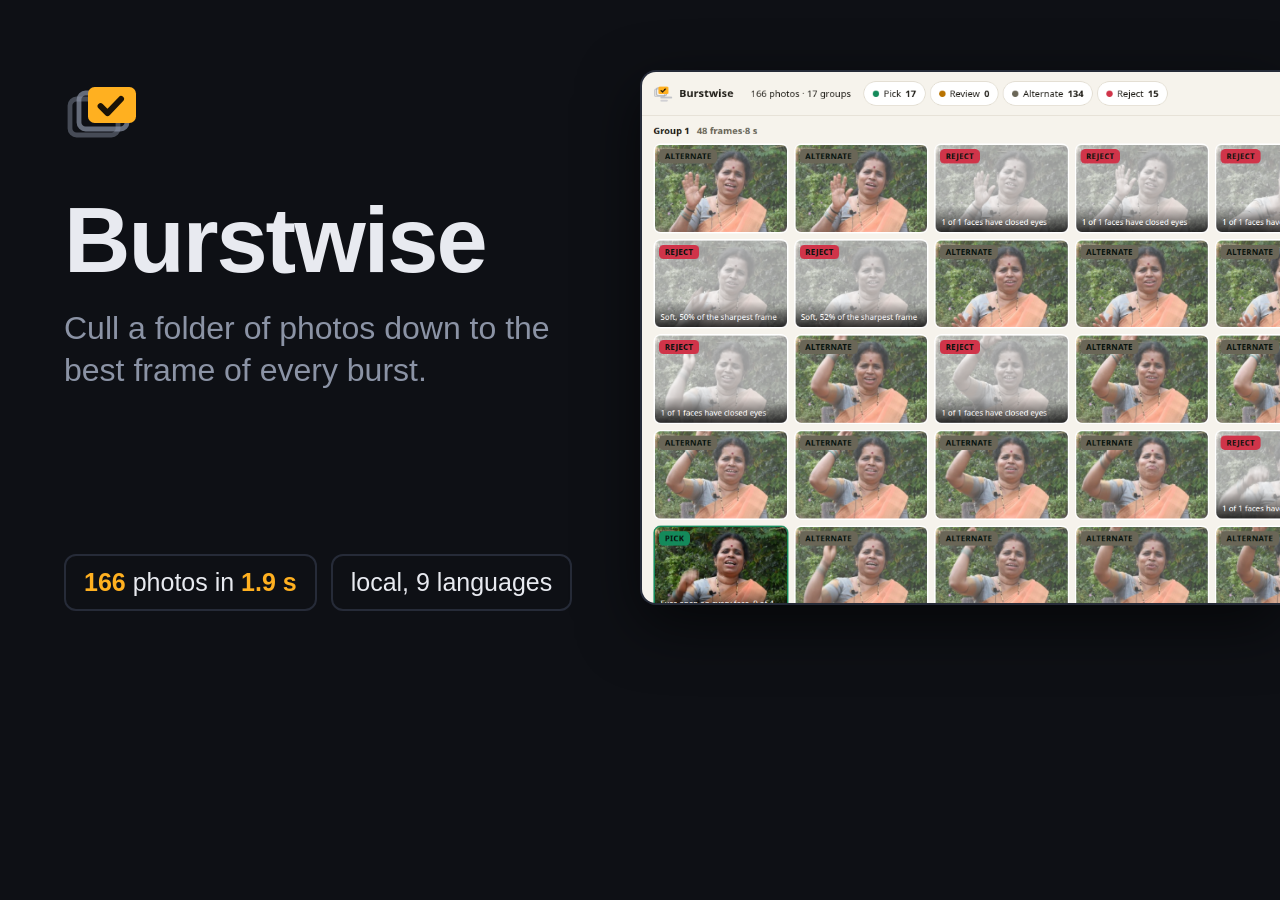
<file: scripts/social_card.html>
<!doctype html>
<meta charset="utf-8">
<style>
  * { box-sizing: border-box; margin: 0; }
  body { width: 1200px; height: 675px; background: #0e1015; color: #e8eaf0; overflow: hidden;
         font-family: "Segoe UI", "Helvetica Neue", Arial, sans-serif; position: relative; }
  .left { position: absolute; left: 64px; top: 72px; width: 520px; }
  .mark { width: 96px; height: 96px; }
  h1 { font-size: 92px; letter-spacing: -2px; margin-top: 22px; line-height: 1; }
  p { font-size: 32px; color: #8b93a5; margin-top: 22px; line-height: 1.3; }
  .stat { position: absolute; left: 64px; bottom: 64px; display: flex; gap: 14px; }
  .chip { border: 2px solid #262b38; border-radius: 12px; padding: 12px 18px; font-size: 25px; }
  .chip b { color: #ffb020; }
  .shot { position: absolute; left: 640px; top: 70px; width: 640px; height: 535px;
          border-radius: 16px 0 0 16px; border: 2px solid #262b38; border-right: 0;
          background: url(../assets/app-grid.png) left top / 1000px auto no-repeat;
          box-shadow: 0 20px 60px rgba(0, 0, 0, .6); }
</style>
<div class="left">
  <svg class="mark" viewBox="0 0 32 32">
    <rect x="2" y="9" width="16" height="12" rx="2.2" fill="none" stroke="#8b93a5" stroke-width="1.6" opacity=".45"/>
    <rect x="5" y="7" width="16" height="12" rx="2.2" fill="none" stroke="#8b93a5" stroke-width="1.6" opacity=".7"/>
    <rect x="8" y="5" width="16" height="12" rx="2.2" fill="#ffb020"/>
    <path d="M12.2 11.4l2.3 2.3 4.5-4.7" fill="none" stroke="#1b1307" stroke-width="2" stroke-linecap="round" stroke-linejoin="round"/>
  </svg>
  <h1>Burstwise</h1>
  <p>Cull a folder of photos down to the best frame of every burst.</p>
</div>
<div class="stat">
  <div class="chip"><b>166</b> photos in <b>1.9 s</b></div>
  <div class="chip">local, 9 languages</div>
</div>
<div class="shot"></div>
</file>
